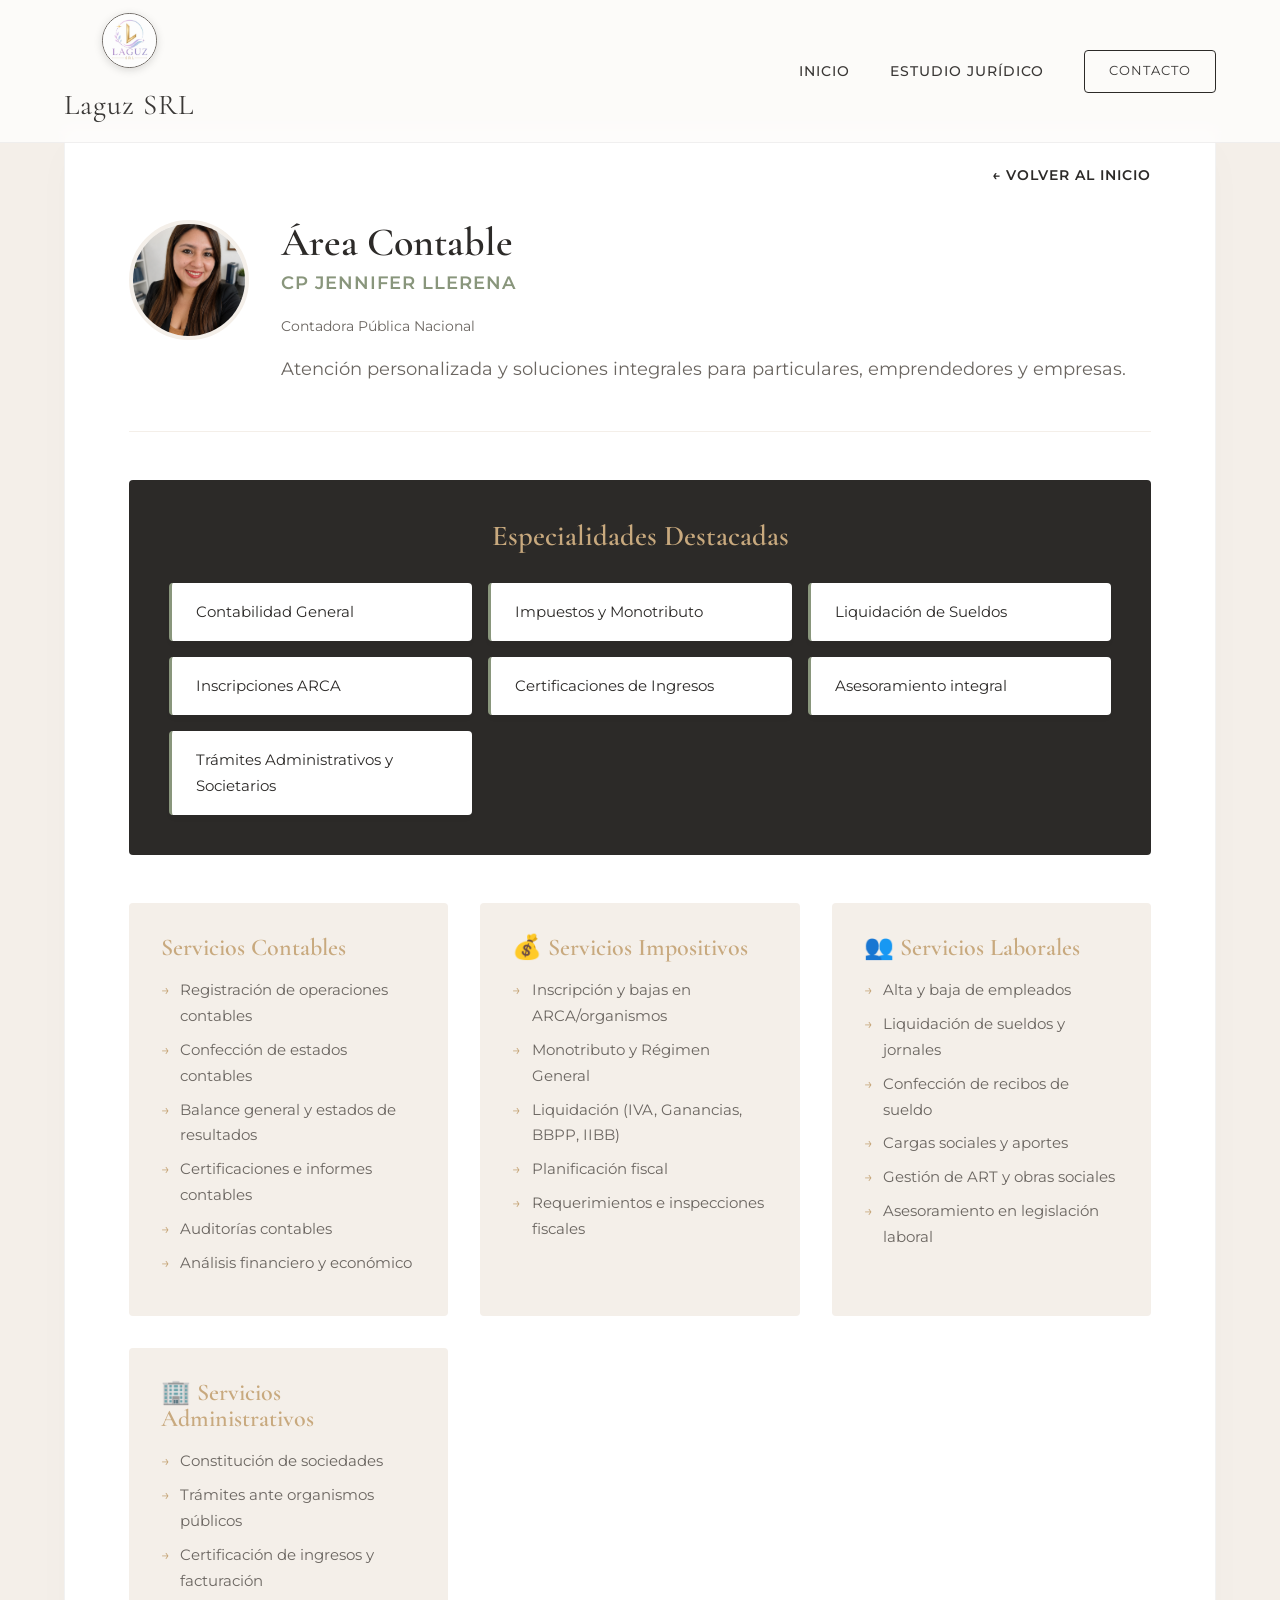
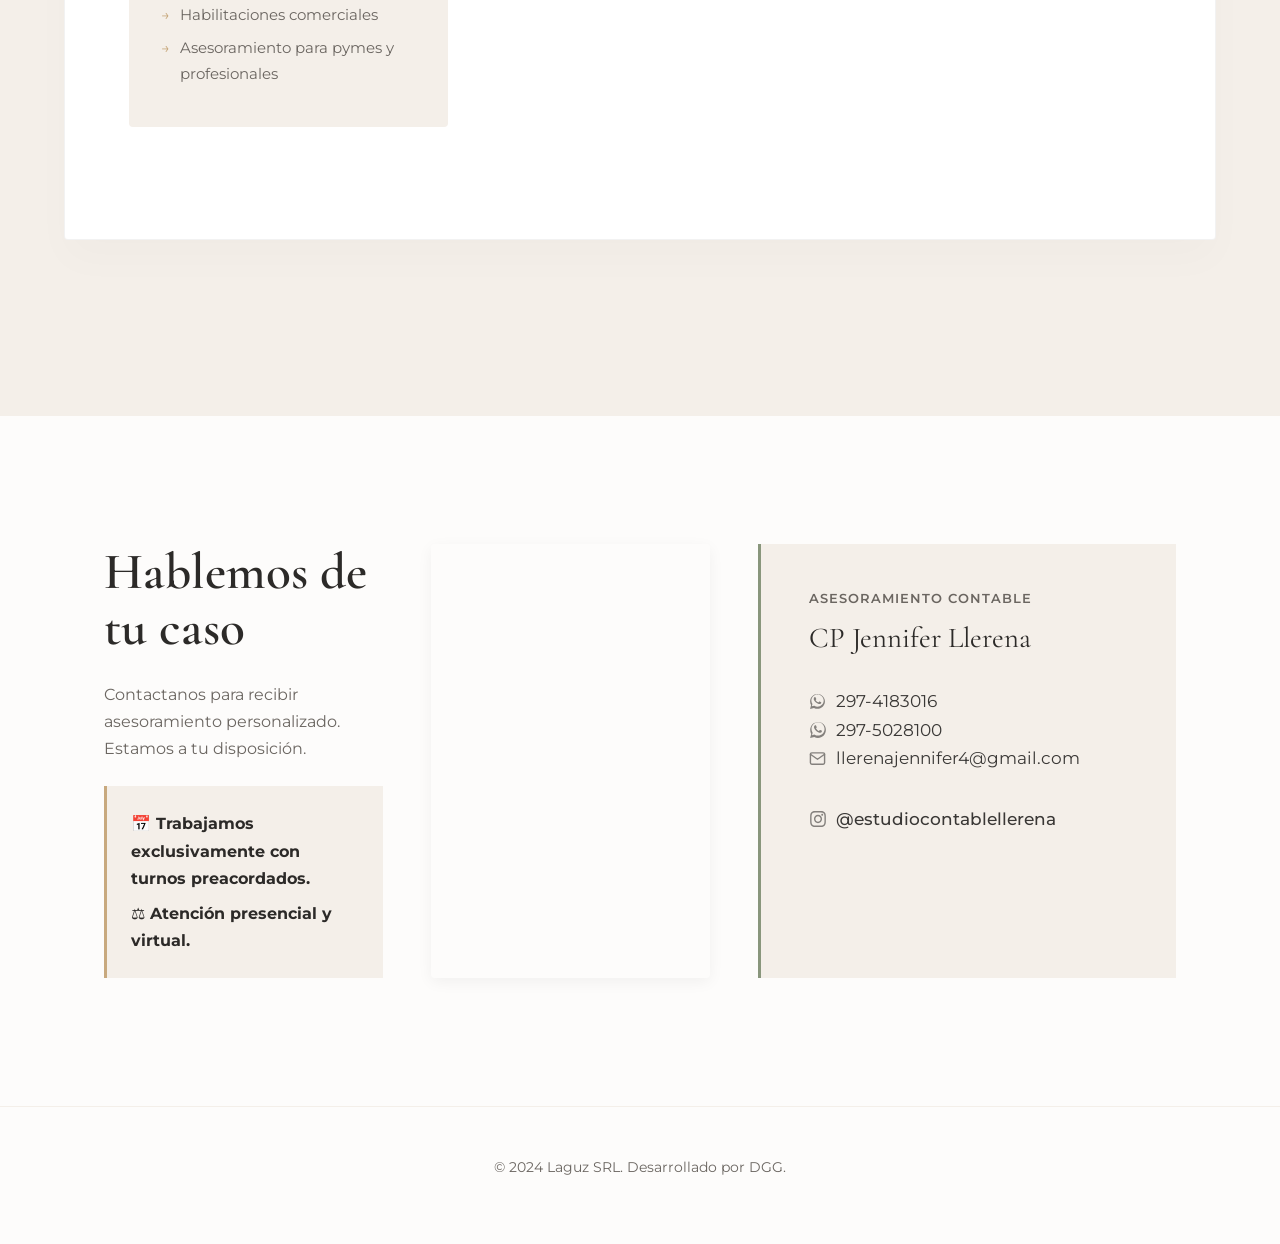
<file: contable.html>
<!DOCTYPE html>
<html lang="es">
<head>
    <meta charset="UTF-8">
    <meta name="viewport" content="width=device-width, initial-scale=1.0">
    <meta name="description" content="Estudio Hormachea - Llerena. Asesoramiento Legal y Contable Integral. Soluciones profesionales para vos y tu empresa.">
    <title>Laguz SRL</title>
    <link rel="icon" href="img/favicon.png">
    <link rel="preconnect" href="https://fonts.googleapis.com">
    <link rel="preconnect" href="https://fonts.gstatic.com" crossorigin>
    <link href="https://fonts.googleapis.com/css2?family=Cormorant+Garamond:ital,wght@0,400;0,600;1,400&family=Montserrat:wght@300;400;500;600&display=swap" rel="stylesheet">
    <link rel="stylesheet" href="styles.css">
</head>
<body>
    <header class="header">
        <nav class="nav-container">
            <a href="index.html" class="logo" style="text-decoration: none; display: flex; align-items: center; gap: 0.8rem;">
                <img src="img/logo.jpeg" alt="Laguz SRL" style="height: 55px; border-radius: 50%; border: 1px solid var(--color-text-muted); box-shadow: 0 2px 8px rgba(0,0,0,0.15);">
                <span class="logo-main">Laguz SRL</span>
            </a>
            <div class="nav-menu">
                <a href="index.html" class="nav-link">Inicio</a>
                <a href="juridico.html" class="nav-link">Estudio Jurídico</a>
                <a href="#contacto" class="btn-outline">Contacto</a>
            </div>
        </nav>
    </header>

    <main>
        <section class="services-section" style="padding-top: 8rem;">
            <!-- Área Contable -->
            <div class="specialty-container reveal-up mt-5">
                <div style="text-align: right; margin-top: -2rem; margin-bottom: 2rem;">
                    <a href="index.html" class="btn-text" style="font-size: 0.85rem;">&larr; Volver al Inicio</a>
                </div>
                <div class="specialty-header has-photo">
                    <img src="img/llerena.png" alt="CP Jennifer Llerena" class="profile-photo">
                    <div class="specialty-title">
                        <h3>Área Contable</h3>
                        <p class="professional-title">CP JENNIFER LLERENA</p>
                        <p class="credentials">Contadora Pública Nacional</p>
                        <p class="specialty-desc">Atención personalizada y soluciones integrales para particulares, emprendedores y empresas.</p>
                    </div>
                </div>

                <div class="business-advisory">
                    <h4>Especialidades Destacadas</h4>
                    <ul class="highlights-grid">
                        <li>Contabilidad General</li>
                        <li>Impuestos y Monotributo</li>
                        <li>Liquidación de Sueldos</li>
                        <li>Inscripciones ARCA</li>
                        <li>Certificaciones de Ingresos</li>
                        <li>Asesoramiento integral</li>
                        <li>Trámites Administrativos y Societarios</li>
                    </ul>
                </div>

                <div class="practice-areas">
                    <div class="practice-card">
                        <h4>Servicios Contables</h4>
                        <ul>
                            <li>Registración de operaciones contables</li>
                            <li>Confección de estados contables</li>
                            <li>Balance general y estados de resultados</li>
                            <li>Certificaciones e informes contables</li>
                            <li>Auditorías contables</li>
                            <li>Análisis financiero y económico</li>
                        </ul>
                    </div>
                    <div class="practice-card">
                        <h4>💰 Servicios Impositivos</h4>
                        <ul>
                            <li>Inscripción y bajas en ARCA/organismos</li>
                            <li>Monotributo y Régimen General</li>
                            <li>Liquidación (IVA, Ganancias, BBPP, IIBB)</li>
                            <li>Planificación fiscal</li>
                            <li>Requerimientos e inspecciones fiscales</li>
                        </ul>
                    </div>
                    <div class="practice-card">
                        <h4>👥 Servicios Laborales</h4>
                        <ul>
                            <li>Alta y baja de empleados</li>
                            <li>Liquidación de sueldos y jornales</li>
                            <li>Confección de recibos de sueldo</li>
                            <li>Cargas sociales y aportes</li>
                            <li>Gestión de ART y obras sociales</li>
                            <li>Asesoramiento en legislación laboral</li>
                        </ul>
                    </div>
                    <div class="practice-card">
                        <h4>🏢 Servicios Administrativos</h4>
                        <ul>
                            <li>Constitución de sociedades</li>
                            <li>Trámites ante organismos públicos</li>
                            <li>Certificación de ingresos y facturación</li>
                            <li>Habilitaciones comerciales</li>
                            <li>Asesoramiento para pymes y profesionales</li>
                        </ul>
                    </div>
                </div>
            </div>
        </section>

        <section id="contacto" class="contact-section">
            <div class="contact-wrapper reveal-up">
                <div class="contact-info">
                    <h2>Hablemos de tu caso</h2>
                    <p>Contactanos para recibir asesoramiento personalizado. Estamos a tu disposición.</p>
                    <div class="contact-notes">
                        <p><strong>📅 Trabajamos exclusivamente con turnos preacordados.</strong></p>
                        <p><strong>⚖️ Atención presencial y virtual.</strong></p>
                    </div>
                </div>
                <div class="video-column">
                    <div style="border-radius: var(--border-radius); overflow: hidden; box-shadow: 0 4px 15px rgba(0,0,0,0.05); height: 100%;">
                        <video src="img/interior.mp4" autoplay loop muted playsinline style="width: 100%; height: 100%; object-fit: cover; display: block;"></video>
                    </div>
                </div>
                <div class="contact-cards">
                    <div class="contact-card">
                        <h4 class="card-title">Asesoramiento Contable</h4>
                        <p class="card-name">CP Jennifer Llerena</p>
                        <a href="https://wa.me/5492974183016" class="card-link">297-4183016</a>
                        <a href="https://wa.me/5492975028100" class="card-link">297-5028100</a>
                        <a href="mailto:llerenajennifer4@gmail.com" class="card-link">llerenajennifer4@gmail.com</a>
                        <a href="https://instagram.com/estudiocontablellerena" target="_blank" class="card-link social-link">@estudiocontablellerena</a>
                    </div>
                </div>
            </div>
        </section>
    </main>

    <footer class="site-footer">
        <p>&copy; 2024 Laguz SRL. Desarrollado por DGG.</p>
    </footer>

    <script src="script.js"></script>
</body>
</html>
</file>
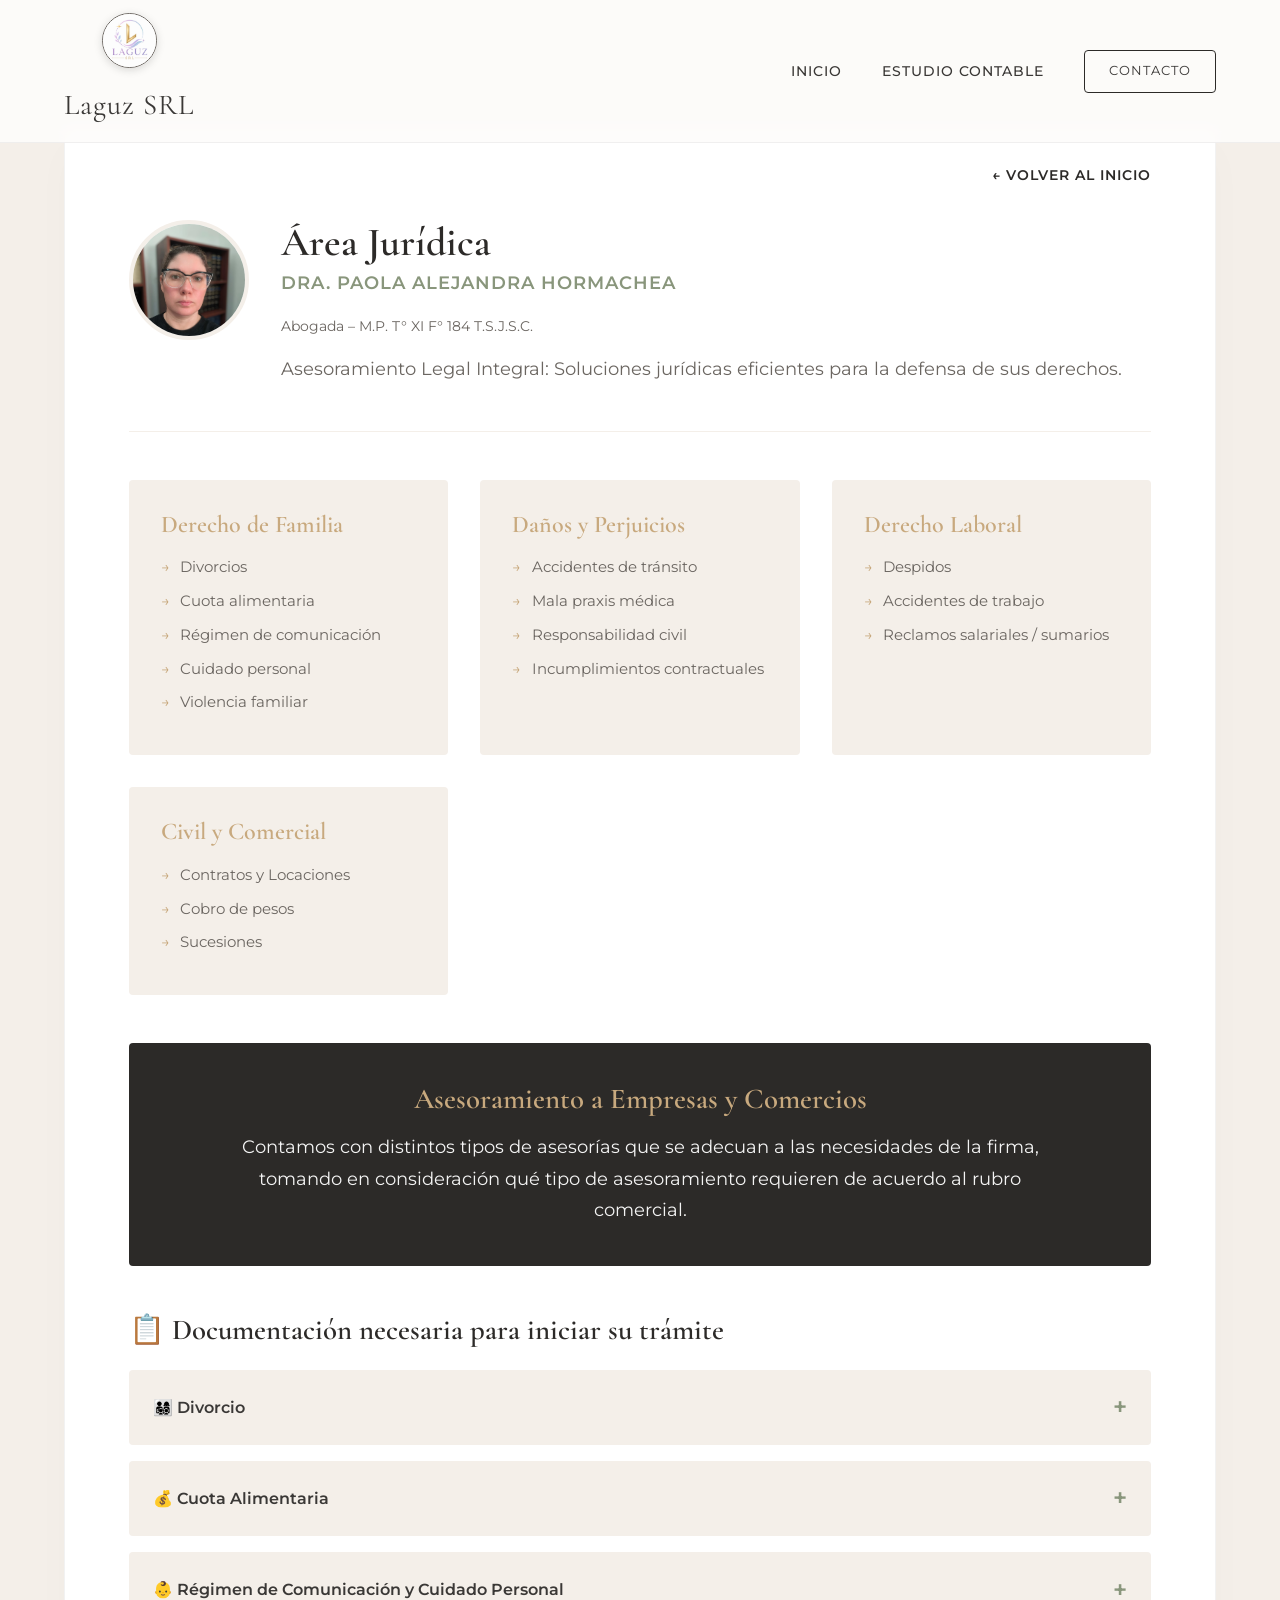
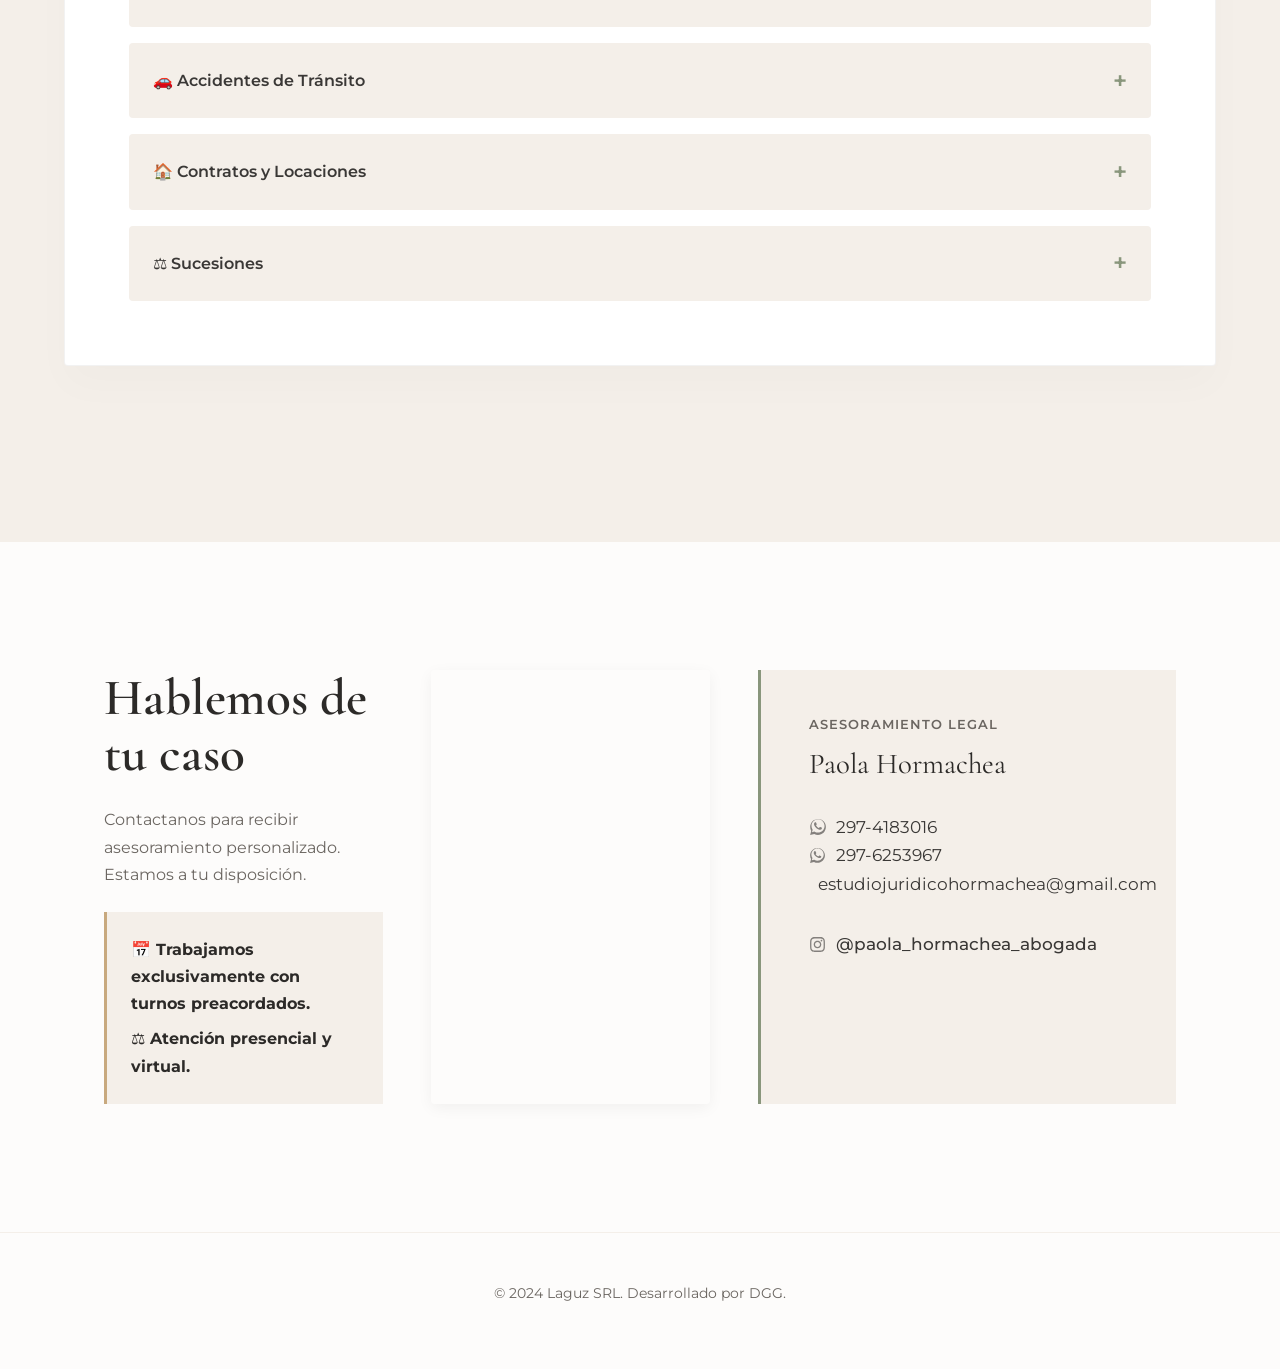
<file: juridico.html>
<!DOCTYPE html>
<html lang="es">
<head>
    <meta charset="UTF-8">
    <meta name="viewport" content="width=device-width, initial-scale=1.0">
    <meta name="description" content="Estudio Hormachea - Llerena. Asesoramiento Legal y Contable Integral. Soluciones profesionales para vos y tu empresa.">
    <title>Laguz SRL</title>
    <link rel="icon" href="img/favicon.png">
    <link rel="preconnect" href="https://fonts.googleapis.com">
    <link rel="preconnect" href="https://fonts.gstatic.com" crossorigin>
    <link href="https://fonts.googleapis.com/css2?family=Cormorant+Garamond:ital,wght@0,400;0,600;1,400&family=Montserrat:wght@300;400;500;600&display=swap" rel="stylesheet">
    <link rel="stylesheet" href="styles.css">
</head>
<body>
    <header class="header">
        <nav class="nav-container">
            <a href="index.html" class="logo" style="text-decoration: none; display: flex; align-items: center; gap: 0.8rem;">
                <img src="img/logo.jpeg" alt="Laguz SRL" style="height: 55px; border-radius: 50%; border: 1px solid var(--color-text-muted); box-shadow: 0 2px 8px rgba(0,0,0,0.15);">
                <span class="logo-main">Laguz SRL</span>
            </a>
            <div class="nav-menu">
                <a href="index.html" class="nav-link">Inicio</a>
                <a href="contable.html" class="nav-link">Estudio Contable</a>
                <a href="#contacto" class="btn-outline">Contacto</a>
            </div>
        </nav>
    </header>

    <main>
        <section class="services-section" style="padding-top: 8rem;">
            <!-- Área Legal -->
            <div class="specialty-container reveal-up">
                <div style="text-align: right; margin-top: -2rem; margin-bottom: 2rem;">
                    <a href="index.html" class="btn-text" style="font-size: 0.85rem;">&larr; Volver al Inicio</a>
                </div>
                <div class="specialty-header has-photo">
                    <img src="img/Hormachea.jpeg" alt="Paola Hormachea" class="profile-photo" style="object-position: center 20%;">
                    <div class="specialty-title">
                        <h3>Área Jurídica</h3>
                        <p class="professional-title">DRA. PAOLA ALEJANDRA HORMACHEA</p>
                        <p class="credentials">Abogada – M.P. T° XI F° 184 T.S.J.S.C.</p>
                        <p class="specialty-desc">Asesoramiento Legal Integral: Soluciones jurídicas eficientes para la defensa de sus derechos.</p>
                    </div>
                </div>

                <div class="practice-areas">
                    <div class="practice-card">
                        <h4>Derecho de Familia</h4>
                        <ul>
                            <li>Divorcios</li>
                            <li>Cuota alimentaria</li>
                            <li>Régimen de comunicación</li>
                            <li>Cuidado personal</li>
                            <li>Violencia familiar</li>
                        </ul>
                    </div>
                    <div class="practice-card">
                        <h4>Daños y Perjuicios</h4>
                        <ul>
                            <li>Accidentes de tránsito</li>
                            <li>Mala praxis médica</li>
                            <li>Responsabilidad civil</li>
                            <li>Incumplimientos contractuales</li>
                        </ul>
                    </div>
                    <div class="practice-card">
                        <h4>Derecho Laboral</h4>
                        <ul>
                            <li>Despidos</li>
                            <li>Accidentes de trabajo</li>
                            <li>Reclamos salariales / sumarios</li>
                        </ul>
                    </div>
                    <div class="practice-card">
                        <h4>Civil y Comercial</h4>
                        <ul>
                            <li>Contratos y Locaciones</li>
                            <li>Cobro de pesos</li>
                            <li>Sucesiones</li>
                        </ul>
                    </div>
                </div>
                
                <div class="business-advisory">
                    <h4>Asesoramiento a Empresas y Comercios</h4>
                    <p>Contamos con distintos tipos de asesorías que se adecuan a las necesidades de la firma, tomando en consideración qué tipo de asesoramiento requieren de acuerdo al rubro comercial.</p>
                </div>

                <div class="documentation-section">
                    <h4>📋 Documentación necesaria para iniciar su trámite</h4>
                    <div class="accordion">
                        <details>
                            <summary>👨‍👩‍👧‍👦 Divorcio</summary>
                            <ul>
                                <li>DNI de ambos cónyuges</li>
                                <li>Acta o libreta de matrimonio</li>
                                <li>Actas de nacimiento de hijos menores (si los hubiera)</li>
                                <li>Información sobre bienes en común</li>
                            </ul>
                        </details>
                        <details>
                            <summary>💰 Cuota Alimentaria</summary>
                            <ul>
                                <li>DNI</li>
                                <li>Partida de nacimiento de los hijos</li>
                                <li>Constancias de gastos (escuela, salud, alimentos, etc.)</li>
                                <li>Datos laborales del progenitor obligado</li>
                            </ul>
                        </details>
                        <details>
                            <summary>👶 Régimen de Comunicación y Cuidado Personal</summary>
                            <ul>
                                <li>DNI y Partidas de nacimiento</li>
                                <li>Información sobre situación familiar actual</li>
                            </ul>
                        </details>
                        <details>
                            <summary>🚗 Accidentes de Tránsito</summary>
                            <ul>
                                <li>DNI y Datos del vehículo y seguro</li>
                                <li>Denuncia policial - Exposición Policial</li>
                                <li>Certificado médico</li>
                                <li>Presupuesto o comprobantes de gastos</li>
                            </ul>
                        </details>
                        <details>
                            <summary>🏠 Contratos y Locaciones</summary>
                            <ul>
                                <li>Contrato original</li>
                                <li>Comprobantes de pago</li>
                                <li>Fotografías, mensajes o documentación relacionada</li>
                            </ul>
                        </details>
                        <details>
                            <summary>⚖️ Sucesiones</summary>
                            <ul>
                                <li>DNI</li>
                                <li>Acta de defunción</li>
                                <li>Partidas que acrediten el vínculo familiar</li>
                                <li>Información sobre bienes del causante</li>
                            </ul>
                        </details>
                    </div>
                </div>
            </div>
        </section>

        <section id="contacto" class="contact-section">
            <div class="contact-wrapper reveal-up">
                <div class="contact-info">
                    <h2>Hablemos de tu caso</h2>
                    <p>Contactanos para recibir asesoramiento personalizado. Estamos a tu disposición.</p>
                    <div class="contact-notes">
                        <p><strong>📅 Trabajamos exclusivamente con turnos preacordados.</strong></p>
                        <p><strong>⚖️ Atención presencial y virtual.</strong></p>
                    </div>
                </div>
                <div class="video-column">
                    <div style="border-radius: var(--border-radius); overflow: hidden; box-shadow: 0 4px 15px rgba(0,0,0,0.05); height: 100%;">
                        <video src="img/interior.mp4" autoplay loop muted playsinline style="width: 100%; height: 100%; object-fit: cover; display: block;"></video>
                    </div>
                </div>
                <div class="contact-cards">
                    <div class="contact-card">
                        <h4 class="card-title">Asesoramiento Legal</h4>
                        <p class="card-name">Paola Hormachea</p>
                        <a href="https://wa.me/5492974183016" class="card-link">297-4183016</a>
                        <a href="https://wa.me/5492976253967" class="card-link">297-6253967</a>
                        <a href="mailto:estudiojuridicohormachea@gmail.com" class="card-link">estudiojuridicohormachea@gmail.com</a>
                        <a href="https://instagram.com/paola_hormachea_abogada" target="_blank" class="card-link social-link">@paola_hormachea_abogada</a>
                    </div>
                </div>
            </div>
        </section>
    </main>

    <footer class="site-footer">
        <p>&copy; 2024 Laguz SRL. Desarrollado por DGG.</p>
    </footer>

    <script src="script.js"></script>
</body>
</html>
</file>
<file: styles.css>
:root {
  /* Fonts */
  --font-sans: 'Montserrat', system-ui, sans-serif;
  --font-serif: 'Cormorant Garamond', serif;

  /* Colors */
  --color-bg: #fdfcfb;
  --color-surface: #ffffff;
  --color-surface-alt: #f4efe9;
  
  --color-text-main: #3a3836;
  --color-text-muted: #6b6661;
  --color-heading: #2c2a28;
  
  --color-accent-gold: #c8a97e;
  --color-accent-green: #89967c;
  
  --border-radius: 4px;
}


* {
  margin: 0;
  padding: 0;
  box-sizing: border-box;
}

body {
  font-family: var(--font-sans);
  background-color: var(--color-bg);
  color: var(--color-text-main);
  line-height: 1.7;
  overflow-x: hidden;
}

h1, h2, h3, h4, h5, h6 {
  font-family: var(--font-serif);
  color: var(--color-heading);
  line-height: 1.1;
  font-weight: 600;
}

p {
  color: var(--color-text-muted);
  margin-bottom: 1rem;
}

.card-link {
  display: flex;
  align-items: center;
  gap: 0.6rem;
  color: var(--color-text-main);
  text-decoration: none;
  font-size: 1.05rem;
  transition: all 0.3s ease;
}

.card-link::before {
  content: '';
  display: inline-block;
  width: 1.1rem;
  height: 1.1rem;
  background-size: contain;
  background-repeat: no-repeat;
  background-position: center;
  opacity: 0.6;
  transition: opacity 0.3s ease;
}

.card-link[href^="tel:"]::before {
  background-image: url('data:image/svg+xml;utf8,<svg xmlns="http://www.w3.org/2000/svg" viewBox="0 0 24 24" fill="none" stroke="%233a3836" stroke-width="2" stroke-linecap="round" stroke-linejoin="round"><path d="M22 16.92v3a2 2 0 0 1-2.18 2 19.79 19.79 0 0 1-8.63-3.07 19.5 19.5 0 0 1-6-6 19.79 19.79 0 0 1-3.07-8.67A2 2 0 0 1 4.11 2h3a2 2 0 0 1 2 1.72 12.84 12.84 0 0 0 .7 2.81 2 2 0 0 1-.45 2.11L8.09 9.91a16 16 0 0 0 6 6l1.27-1.27a2 2 0 0 1 2.11-.45 12.84 12.84 0 0 0 2.81.7A2 2 0 0 1 22 16.92z"/></svg>');
}

.card-link[href^="mailto:"]::before {
  background-image: url('data:image/svg+xml;utf8,<svg xmlns="http://www.w3.org/2000/svg" viewBox="0 0 24 24" fill="none" stroke="%233a3836" stroke-width="2" stroke-linecap="round" stroke-linejoin="round"><path d="M4 4h16c1.1 0 2 .9 2 2v12c0 1.1-.9 2-2 2H4c-1.1 0-2-.9-2-2V6c0-1.1.9-2 2-2z"/><polyline points="22,6 12,13 2,6"/></svg>');
}

.card-link[href*="instagram"]::before {
  background-image: url('data:image/svg+xml;utf8,<svg xmlns="http://www.w3.org/2000/svg" viewBox="0 0 448 512" fill="%233a3836"><path d="M224.1 141c-63.6 0-114.9 51.3-114.9 114.9s51.3 114.9 114.9 114.9S339 319.5 339 255.9 287.7 141 224.1 141zm0 189.6c-41.1 0-74.7-33.5-74.7-74.7s33.5-74.7 74.7-74.7 74.7 33.5 74.7 74.7-33.6 74.7-74.7 74.7zm146.4-194.3c0 14.9-12 26.8-26.8 26.8-14.9 0-26.8-12-26.8-26.8s12-26.8 26.8-26.8 26.8 12 26.8 26.8zm76.1 27.2c-1.7-35.9-9.9-67.7-36.2-93.9-26.2-26.2-58-34.4-93.9-36.2-37-2.1-147.9-2.1-184.9 0-35.8 1.7-67.6 9.9-93.9 36.1s-34.4 58-36.2 93.9c-2.1 37-2.1 147.9 0 184.9 1.7 35.9 9.9 67.7 36.2 93.9s58 34.4 93.9 36.2c37 2.1 147.9 2.1 184.9 0 35.9-1.7 67.7-9.9 93.9-36.2 26.2-26.2 34.4-58 36.2-93.9 2.1-37 2.1-147.8 0-184.8zM398.8 388c-7.8 19.6-22.9 34.7-42.6 42.6-29.5 11.7-99.5 9-132.1 9s-102.7 2.6-132.1-9c-19.6-7.8-34.7-22.9-42.6-42.6-11.7-29.5-9-99.5-9-132.1s-2.6-102.7 9-132.1c7.8-19.6 22.9-34.7 42.6-42.6 29.5-11.7 99.5-9 132.1-9s102.7-2.6 132.1 9c19.6 7.8 34.7 22.9 42.6 42.6 11.7 29.5 9 99.5 9 132.1s2.7 102.7-9 132.1z"/></svg>');
}

.card-link:hover {
  color: var(--color-accent-gold);
  transform: translateX(5px);
}

.card-link:hover::before {
  opacity: 1;
}

a {
  text-decoration: none;
  color: inherit;
  transition: all 0.3s ease;
}

/* Header & Nav */
.header {
  position: fixed;
  top: 0;
  width: 100%;
  background-color: rgba(253, 252, 251, 0.9);
  backdrop-filter: blur(8px);
  -webkit-backdrop-filter: blur(8px);
  border-bottom: 1px solid rgba(0, 0, 0, 0.05);
  z-index: 1000;
}



.nav-container {
  display: flex;
  justify-content: space-between;
  align-items: center;
  padding: 0.8rem 5%;
  max-width: 1400px;
  margin: 0 auto;
}

.logo {
  display: flex;
  flex-direction: column;
}

.logo-main {
  font-family: var(--font-serif);
  font-size: 1.8rem;
  letter-spacing: 1px;
}

.logo-sub {
  font-size: 0.7rem;
  text-transform: uppercase;
  letter-spacing: 2px;
  color: var(--color-accent-gold);
  font-weight: 500;
}

.nav-menu {
  display: flex;
  align-items: center;
  gap: 2.5rem;
}

.nav-link {
  font-size: 0.9rem;
  text-transform: uppercase;
  letter-spacing: 1px;
  font-weight: 500;
}

.nav-link:hover {
  color: var(--color-accent-gold);
}

.btn-outline {
  border: 1px solid var(--color-heading);
  padding: 0.6rem 1.5rem;
  text-transform: uppercase;
  font-size: 0.8rem;
  letter-spacing: 1px;
  border-radius: var(--border-radius);
}

.btn-outline:hover {
  background-color: var(--color-heading);
  color: var(--color-bg);
}

.btn-solid {
  background-color: var(--color-heading);
  color: var(--color-bg);
  padding: 1rem 2rem;
  text-transform: uppercase;
  font-size: 0.9rem;
  letter-spacing: 1px;
  border-radius: var(--border-radius);
  display: inline-block;
}

.btn-solid:hover {
  background-color: var(--color-accent-gold);
}

.btn-text {
  font-weight: 600;
  text-transform: uppercase;
  font-size: 0.9rem;
  letter-spacing: 1px;
  color: var(--color-heading);
}

.btn-text:hover {
  color: var(--color-accent-green);
}

/* Hero Section */
.hero-split {
  min-height: 100vh;
  display: flex;
  align-items: center;
  padding: 6rem 5% 0;
  max-width: 1400px;
  margin: 0 auto;
}

.hero-text {
  flex: 1;
  padding-right: 5rem;
}

.eyebrow {
  text-transform: uppercase;
  letter-spacing: 3px;
  font-size: 0.8rem;
  color: var(--color-accent-gold);
  margin-bottom: 1.5rem;
  font-weight: 600;
}

.hero-text h1 {
  font-size: clamp(3rem, 5vw, 5.5rem);
  margin-bottom: 1.5rem;
  text-wrap: balance;
}

.hero-text h1 span {
  font-style: italic;
  color: var(--color-accent-green);
}

.subtitle {
  font-size: 1.1rem;
  max-width: 80%;
  margin-bottom: 3rem;
  font-weight: 300;
}

.hero-buttons {
  display: flex;
  align-items: center;
  gap: 2rem;
}

.hero-image {
  flex: 1;
  height: 80vh;
  position: relative;
}

.image-wrapper {
  width: 100%;
  height: 100%;
  background-size: cover;
  background-position: center;
  border-radius: 0;
  position: relative;
}

.badge {
  position: absolute;
  bottom: -2rem;
  left: -2rem;
  background-color: var(--color-surface);
  padding: 1.5rem 2rem;
  box-shadow: 0 10px 40px rgba(0,0,0,0.08);
  display: flex;
  align-items: center;
  gap: 1rem;
}

.badge-icon {
  background-color: var(--color-accent-green);
  color: white;
  width: 30px;
  height: 30px;
  display: flex;
  align-items: center;
  justify-content: center;
  border-radius: 50%;
  font-size: 0.8rem;
}

.badge-text {
  font-family: var(--font-serif);
  font-size: 1.2rem;
  font-weight: 600;
}

/* Services */
.services-section {
  padding: 8rem 5%;
  background-color: var(--color-surface-alt);
}

.section-title {
  text-align: center;
  margin-bottom: 5rem;
}

.section-title h2 {
  font-size: clamp(2.5rem, 4vw, 3.5rem);
  margin-bottom: 1.5rem;
}

.divider {
  width: 60px;
  height: 2px;
  background-color: var(--color-accent-gold);
  margin: 0 auto 1.5rem;
}

.services-container {
  display: grid;
  grid-template-columns: repeat(auto-fit, minmax(400px, 1fr));
  gap: 4rem;
  max-width: 1200px;
  margin: 0 auto;
}

.service-box {
  background-color: var(--color-surface);
  padding: 4rem;
  box-shadow: 0 5px 30px rgba(0,0,0,0.02);
}

.service-header {
  display: flex;
  align-items: center;
  gap: 1.5rem;
  margin-bottom: 2rem;
  padding-bottom: 2rem;
  border-bottom: 1px solid var(--color-surface-alt);
}

.icon-circle {
  font-size: 2rem;
  width: 60px;
  height: 60px;
  background-color: var(--color-surface-alt);
  display: flex;
  align-items: center;
  justify-content: center;
  border-radius: 50%;
}

.service-header h3 {
  font-size: 2rem;
  margin-bottom: 0.2rem;
}

.service-professional {
  font-size: 0.9rem;
  text-transform: uppercase;
  letter-spacing: 1px;
  color: var(--color-accent-gold);
  margin-bottom: 0;
  font-weight: 500;
}

.clean-list {
  list-style: none;
}

.clean-list li {
  margin-bottom: 1.2rem;
  padding-left: 1.5rem;
  position: relative;
  font-weight: 300;
  color: var(--color-text-main);
}

.clean-list li::before {
  content: '—';
  position: absolute;
  left: 0;
  color: var(--color-accent-gold);
}

/* Contact */
.contact-section {
  padding: 8rem 5%;
  max-width: 1200px;
  margin: 0 auto;
}

.contact-wrapper {
  display: grid;
  grid-template-columns: 1fr 1fr 1.5fr;
  gap: 3rem;
  align-items: stretch;
}

.contact-info h2 {
  font-size: clamp(2.5rem, 4vw, 3.5rem);
  margin-bottom: 1.5rem;
}

.contact-cards {
  display: grid;
  grid-template-columns: repeat(auto-fit, minmax(300px, 1fr));
  gap: 2rem;
}

.contact-card {
  padding: 3rem;
  background-color: var(--color-surface-alt);
  border-left: 3px solid var(--color-accent-green);
}

.card-title {
  font-family: var(--font-sans);
  text-transform: uppercase;
  letter-spacing: 1px;
  font-size: 0.8rem;
  color: var(--color-text-muted);
  margin-bottom: 0.5rem;
}

.card-name {
  font-family: var(--font-serif);
  font-size: 1.8rem;
  color: var(--color-heading);
  margin-bottom: 1.5rem;
}



.social-link {
  margin-top: 2rem;
  font-weight: 500;
}

/* Footer */
.site-footer {
  text-align: center;
  padding: 3rem 5%;
  border-top: 1px solid var(--color-surface-alt);
  font-size: 0.9rem;
}

/* Animations */
@keyframes fadeInLeft {
  from { opacity: 0; transform: translateX(-30px); }
  to { opacity: 1; transform: translateX(0); }
}

@keyframes fadeInRight {
  from { opacity: 0; transform: translateX(30px); }
  to { opacity: 1; transform: translateX(0); }
}

.fade-in-left {
  animation: fadeInLeft 1s ease-out forwards;
}

.fade-in-right {
  animation: fadeInRight 1s ease-out forwards;
}

@media (prefers-reduced-motion: no-preference) {
  @supports ((animation-timeline: view()) and (animation-range: entry)) {
    @keyframes revealUp {
      from { opacity: 0; transform: translateY(40px); }
      to { opacity: 1; transform: translateY(0); }
    }

    .reveal-up {
      animation: revealUp linear both;
      animation-timeline: view();
      animation-range: entry 5% cover 25%;
    }
  }
}

/* Responsive */
@media (max-width: 992px) {
  .hero-split {
    flex-direction: column;
    padding-top: 8rem;
  }
  .hero-text {
    padding-right: 0;
    margin-bottom: 4rem;
  }
  .hero-image {
    width: 100%;
    height: 50vh;
  }
  .badge {
    left: 0;
    bottom: -1rem;
  }
  .contact-wrapper {
    grid-template-columns: 1fr;
  }
}

@media (max-width: 768px) {
  .nav-container {
    flex-direction: column;
    gap: 1rem;
    padding-top: 1rem;
    padding-bottom: 1rem;
  }
  .nav-menu {
    width: 100%;
    justify-content: center;
    flex-wrap: wrap;
    gap: 0.8rem;
  }
  .nav-link {
    font-size: 0.85rem;
    padding: 0.4rem 0;
  }
  .contact-cards {
    grid-template-columns: 1fr;
  }
  .service-box {
    padding: 2rem;
  }
}

/* NEW SPECIALTY SECTIONS STYLES */
.specialty-container {
  background-color: var(--color-surface);
  border: 1px solid rgba(0,0,0,0.05);
  border-radius: var(--border-radius);
  padding: 4rem;
  box-shadow: 0 20px 40px rgba(0,0,0,0.02);
  margin-bottom: 3rem;
}

.specialty-header {
  display: flex;
  align-items: center;
  gap: 2rem;
  margin-bottom: 3rem;
  padding-bottom: 2rem;
  border-bottom: 1px solid var(--color-surface-alt);
}

.specialty-header.has-photo {
  align-items: flex-start;
}

.profile-photo {
  width: 120px;
  height: 120px;
  border-radius: 50%;
  object-fit: cover;
  object-position: center top;
  border: 4px solid var(--color-surface-alt);
}

.icon-circle.large {
  width: 80px;
  height: 80px;
  font-size: 2.5rem;
}

.specialty-title h3 {
  font-family: var(--font-serif);
  font-size: 2.5rem;
  color: var(--color-heading);
  margin-bottom: 0.25rem;
}

.professional-title {
  font-weight: 600;
  color: var(--color-accent-green);
  font-size: 1.1rem;
  letter-spacing: 1px;
}

.credentials {
  font-size: 0.9rem;
  color: var(--color-text-muted);
  margin-bottom: 1rem;
}

.specialty-desc {
  font-size: 1.1rem;
  line-height: 1.6;
}

.practice-areas {
  display: grid;
  grid-template-columns: repeat(auto-fit, minmax(280px, 1fr));
  gap: 2rem;
  margin-bottom: 3rem;
}

.practice-card {
  background-color: var(--color-surface-alt);
  padding: 2rem;
  border-radius: var(--border-radius);
}

.practice-card h4 {
  font-family: var(--font-serif);
  font-size: 1.5rem;
  margin-bottom: 1rem;
  color: var(--color-accent-gold);
}

.practice-card ul {
  list-style-type: none;
  padding: 0;
  margin: 0;
}

.practice-card li {
  margin-bottom: 0.5rem;
  position: relative;
  padding-left: 1.2rem;
  font-size: 0.95rem;
  color: var(--color-text-muted);
}

.practice-card li::before {
  content: '→';
  position: absolute;
  left: 0;
  color: var(--color-accent-gold);
}

.business-advisory {
  background-color: var(--color-heading);
  color: var(--color-surface);
  padding: 2.5rem;
  border-radius: var(--border-radius);
  margin-bottom: 3rem;
  text-align: center;
}

.business-advisory h4 {
  font-family: var(--font-serif);
  font-size: 1.8rem;
  margin-bottom: 1rem;
  color: var(--color-accent-gold);
}

.business-advisory p {
  max-width: 800px;
  margin: 0 auto;
  font-size: 1.1rem;
  line-height: 1.8;
  color: rgba(255, 255, 255, 0.95);
}

.highlights-grid {
  display: grid;
  grid-template-columns: repeat(auto-fit, minmax(250px, 1fr));
  gap: 1rem;
  list-style: none;
  padding: 0;
  margin: 2rem 0 0 0;
  text-align: left;
}

.highlights-grid li {
  background: var(--color-surface);
  padding: 1rem 1.5rem;
  border-radius: var(--border-radius);
  font-size: 0.95rem;
  border-left: 3px solid var(--color-accent-green);
  box-shadow: 0 4px 6px rgba(0,0,0,0.02);
  color: var(--color-heading);
}

.documentation-section h4 {
  font-family: var(--font-serif);
  font-size: 1.8rem;
  margin-bottom: 1.5rem;
}

.accordion {
  display: flex;
  flex-direction: column;
  gap: 1rem;
}

.accordion details {
  background-color: var(--color-surface-alt);
  border-radius: var(--border-radius);
  overflow: hidden;
}

.accordion summary {
  padding: 1.5rem;
  font-weight: 600;
  cursor: pointer;
  list-style: none;
  position: relative;
}

.accordion summary::-webkit-details-marker {
  display: none;
}

.accordion summary::after {
  content: '+';
  position: absolute;
  right: 1.5rem;
  top: 50%;
  transform: translateY(-50%);
  font-size: 1.5rem;
  color: var(--color-accent-green);
  transition: transform 0.3s ease;
}

.accordion details[open] summary::after {
  content: '-';
}

.accordion details ul {
  padding: 0 1.5rem 1.5rem 3rem;
  margin: 0;
  color: var(--color-text-muted);
}

.accordion details li {
  margin-bottom: 0.5rem;
}

.contact-notes {
  margin-top: 1.5rem;
  padding: 1.5rem;
  background: var(--color-surface-alt);
  border-left: 3px solid var(--color-accent-gold);
}

.contact-notes p {
  margin-bottom: 0.5rem;
  color: var(--color-heading);
}

.contact-notes p:last-child {
  margin-bottom: 0;
}

@media (max-width: 768px) {
  .specialty-container {
    padding: 2rem;
  }
  .specialty-header {
    flex-direction: column;
    text-align: center;
    align-items: center !important;
  }
}

.card-link[href^="https://wa.me"]::before {
  background-image: url('data:image/svg+xml;utf8,<svg xmlns="http://www.w3.org/2000/svg" viewBox="0 0 448 512" fill="%233a3836"><path d="M380.9 97.1C339 55.1 283.2 32 223.9 32c-122.4 0-222 99.6-222 222 0 39.1 10.2 77.3 29.6 111L0 480l117.7-30.9c32.4 17.7 68.9 27 106.1 27h.1c122.3 0 224.1-99.6 224.1-222 0-59.3-23.1-115-65-157zM223.9 411.3c-33.1 0-65.6-8.9-94-25.7l-6.7-4-69.8 18.3L72 331.2l-4.4-7c-18.5-29.4-28.2-63.3-28.2-98.2 0-101.7 82.8-184.5 184.6-184.5 49.3 0 95.6 19.2 130.4 54.1 34.8 34.9 56.2 81.2 56.1 130.5 0 101.8-84.9 184.6-186.6 184.6zm101.2-138.2c-5.5-2.8-32.8-16.2-37.9-18-5.1-1.9-8.8-2.8-12.5 2.8-3.7 5.6-14.3 18-17.6 21.8-3.2 3.7-6.5 4.2-12 1.4-32.6-16.3-54-29.1-75.5-66-5.7-9.8 5.7-9.1 16.3-30.3 1.8-3.7.9-6.9-.5-9.7-1.4-2.8-12.5-30.1-17.1-41.2-4.5-10.8-9.1-9.3-12.5-9.5-3.2-.2-6.9-.2-10.6-.2-3.7 0-9.7 1.4-14.8 6.9-5.1 5.6-19.4 19-19.4 46.3 0 27.3 19.9 53.7 22.6 57.4 2.8 3.7 39.1 59.7 94.8 83.8 35.2 15.2 49 16.5 66.6 13.9 10.7-1.6 32.8-13.4 37.4-26.4 4.6-13 4.6-24.1 3.2-26.4-1.3-2.5-5-3.9-10.5-6.6z"/></svg>');
}
</file>
